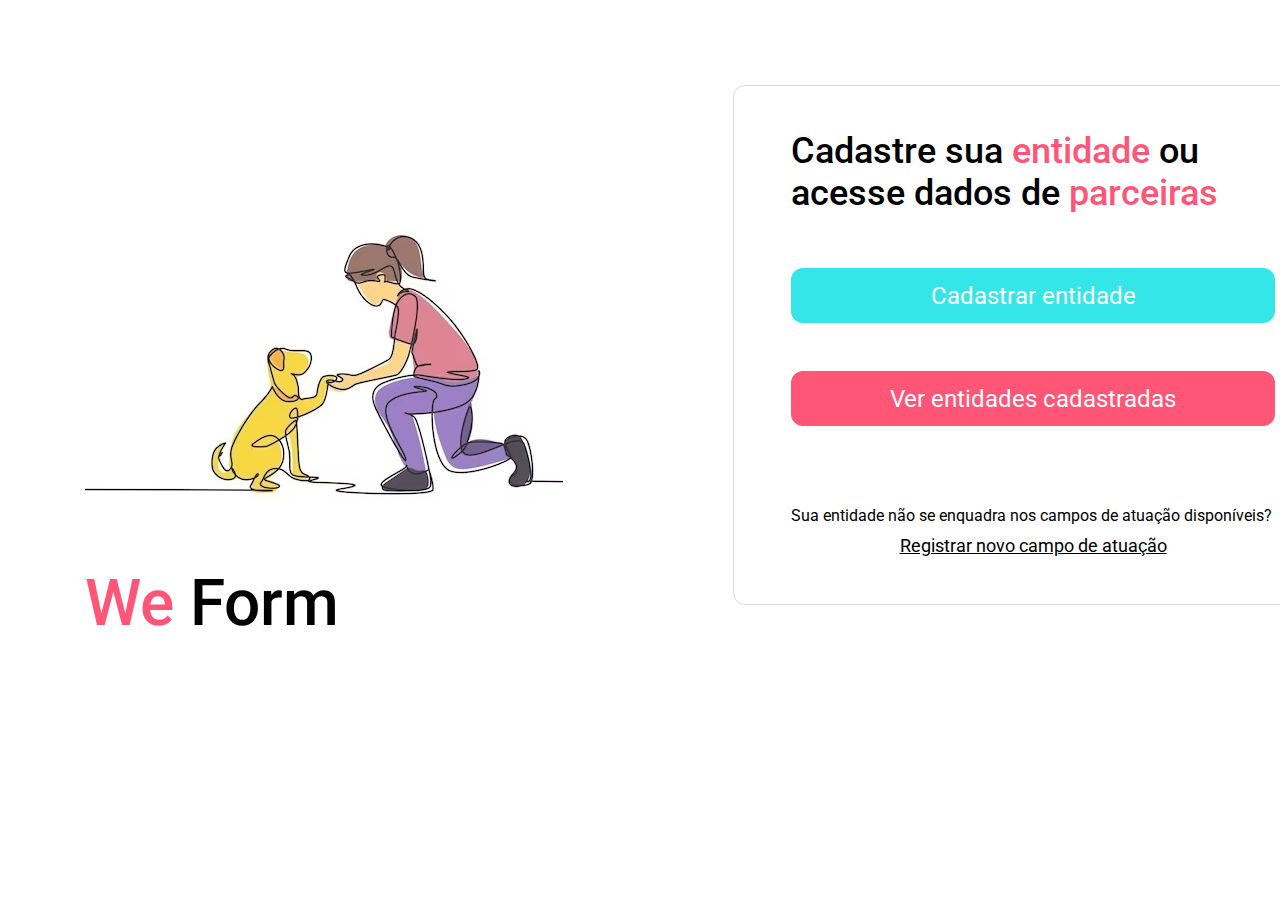
<file: index.html>
<!DOCTYPE html>
<html lang="pt-BR">

<head>
    <meta charset="UTF-8">
    <meta name="viewport" content="width=device-width, initial-scale=1.0">
    <title>We Form</title>
    <link rel="stylesheet" href="styles.css">
    <!-- Fontes importadas -->
    <link rel="preconnect" href="https://fonts.googleapis.com">
    <link rel="preconnect" href="https://fonts.gstatic.com" crossorigin>
    <link href="https://fonts.googleapis.com/css2?family=Roboto:wght@100;300;400;500&display=swap" rel="stylesheet">
    <!-- Icones -->
     <link href="/icons/fontawesome/css/all.css" rel="stylesheet">
</head>

<body>
    <div class="content">
        <aside>
            <img src="imagens/hero.jfif" alt="">
            <h1><span>We</span> Form</h1>
        </aside>
        <main>
            <h2>Cadastre sua <span>entidade</span> ou<br>
            acesse dados de <span>parceiras</span></h2>

            <div class="actions">
                <a href="cadastro_entidade.html">Cadastrar entidade</a>
                <a href="">Ver entidades cadastradas</a>
            </div>

            <footer>
                <p>Sua entidade não se enquadra nos campos de atuação disponíveis?</p>
                <a href="">Registrar novo campo de atuação</a>
            </footer>
        </main>
    </div>
</body>

</html>
</file>
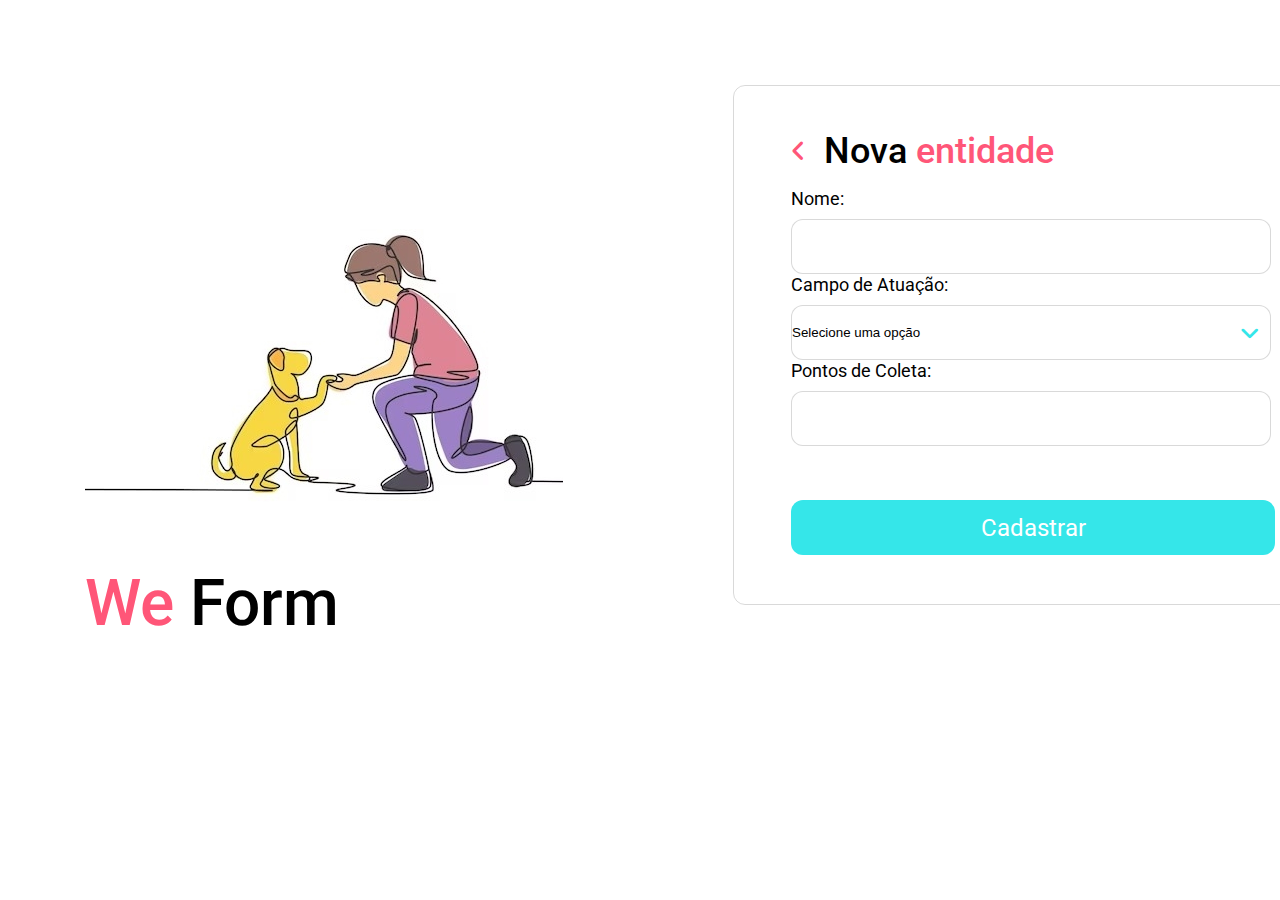
<file: cadastro_entidade.html>
<!DOCTYPE html>
<html lang="pt-BR">

<head>
    <meta charset="UTF-8">
    <meta name="viewport" content="width=device-width, initial-scale=1.0">
    <title>Nova Entidade</title>
    <link rel="stylesheet" href="styles.css">
    <!-- Fontes importadas -->
    <link rel="preconnect" href="https://fonts.googleapis.com">
    <link rel="preconnect" href="https://fonts.gstatic.com" crossorigin>
    <link href="https://fonts.googleapis.com/css2?family=Roboto:wght@100;300;400;500&display=swap" rel="stylesheet">
    <!-- Icones -->
     <link href="/icons/fontawesome/css/all.css" rel="stylesheet">
</head>

<body>
    <div class="content">
        <aside>
            <img src="imagens/hero.jfif" alt="">
            <h1><span>We</span> Form</h1>
        </aside>
        <main>
            <header>
                <a href="index.html">
                    <i class="fa-solid fa-angle-left"></i>
                </a>
                <h2>Nova <span>entidade</span></h2>
            </header>

            <form>
                <label for="name">Nome:</label>
                <input type="text" id="name" name="name">

                <label for="atuacao">Campo de Atuação:</label>
                <div class="select-div">
                    <select id="atuacao">
                        <option value="" disabled selected>Selecione uma opção</option>
                        <option value="abrigo">Abrigo de animais</option>
                    </select>
                </div>

                <div class="points">
                    <label for="points">Pontos de Coleta:</label>
                    <input type="text" id="points" name="points">
                    <button>
                        <i class="fa-solid fa-circle-plus"></i>
                    </button>
                </div>
            </form>

            <div class="actions">
                <a href="">Cadastrar</a>
            </div>
        </main>
    </div>
</body>

</html>
</file>
<file: styles.css>
* {
    padding: 0;
    margin: 0;
    box-sizing: border-box;
}

:root {
    font-size: 62.5%;
    --default-border: 0.1rem solid rgba(0, 0, 0, 0.15);
}

body {
    font-family: 'Roboto',sans-serif;
    font-size: 1.4rem;
}

.content {
    display: grid;
    grid-template-areas:
        ". . . . ."
        ". hero . form ."
        ". hero . form ."
        ". . . . ."
    ;
    gap: 8.5rem;
}

main {
    grid-area: form;
}

aside {
    grid-area: hero;
}

aside h1 {
    font-family: 'Roboto', sans-serif;
    font-size: 6.4rem;
    font-weight: 500;
    line-height: 7.5rem;
}

aside h1 span, main h2 span {
    color: #FF5678;
}

main {
    width: 60rem;
    height: 52rem;
    border: var(--default-border);
    padding: 4.4rem 5.7rem;
    border-radius: 1.2rem;
    position: relative;
}

main h2 {
    max-width: 43rem;
    font-size: 3.6rem;
    font-weight: 500;
}

main .actions {
    display: flex;
    flex-flow: column wrap;
}

main .actions a {
    border-radius: 1.2rem;
    text-decoration: none;
    font-size: 2.4rem;
    height: 5.5rem;
    background-color: #35E6E9;
    color: #fff;

    display: flex;
    justify-content: center;
    align-items: center;
    margin-top: 5.4rem;
}

main .actions a + a {
    margin-top: 4.8rem;
    background-color: #FF5678;
}

main header {
    display: flex;
    gap: 0 1.8rem;
    align-items: center;
}

main header i {
    font-size: 2.4rem;
    color: #ff5678;
}

main footer p {
    font-size: 1.6rem;
    margin-top: 8rem;
}

main footer a {
    margin-top: 1rem;
    font-size: 1.8rem;
    display: block;
    text-align: center;
    color: black;
}

main form {
    margin-top: 1.6rem;
}

main form label {
    font-size: 1.8rem;
    font-weight: 400;
    margin-bottom: 1rem;
    display: block;
}

main form :is(input, select) {
    width: 48rem;
    height: 5.5rem;
    background: #fff;
    border: var(--default-border);
    border-radius: 1.2rem;
}

main form select {
    appearance: none;
}

main form .select-div {
    position: relative;
}

main form .select-div::after {
    top: 1.6rem;
    right: 1.6rem;
    font-size: 2.2rem;
    content: '\f107';
    font-family: 'Font Awesome 6 Free';
    font-weight: 600;
    position: absolute;
    z-index: 1;
    color: #35E6E9;
}

main form .points {
    position: relative;
}

main form input + button {
    position: absolute;
    right: -3.8rem;
    top: calc(2.7rem + 2.3rem);
    background-color: transparent;
    border: none;
    color: #35E6E9;
    font-size: 2.4rem;
    cursor: pointer;
}

#atuacao option {
    font-size: 1.4rem;
}
</file>
